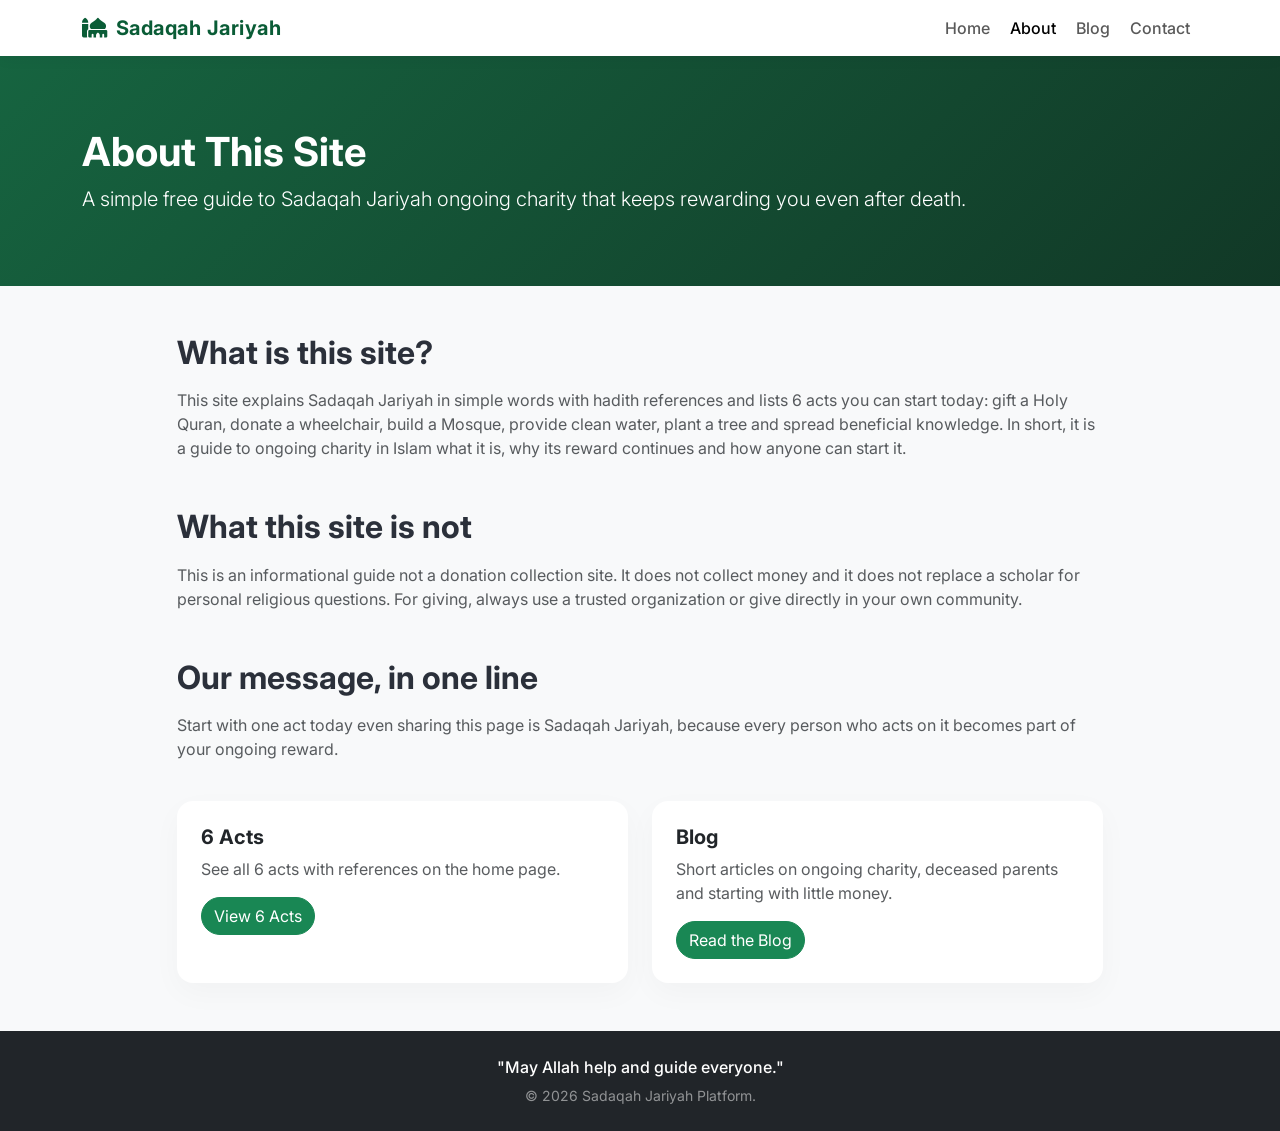
<file: about.html>
<!DOCTYPE html>
<html lang="en">
<head>
    <meta charset="UTF-8">
    <meta name="viewport" content="width=device-width, initial-scale=1.0">
    <meta name="google-site-verification" content="rfWoy1HWtlaCHy5CN8coHj37R3y__MUSgHewu0D3lo8" />
    <meta name="p:domain_verify" content="38b4a01f065a7c1755214fce3450b47c"/>
    <link rel="canonical" href="https://mhassan-dev13.github.io/Earn-Eternal-Rewards-Even-After-Death/about.html">
    <link href="https://cdn.jsdelivr.net/npm/bootstrap@5.3.2/dist/css/bootstrap.min.css" rel="stylesheet">
    <link href="https://cdnjs.cloudflare.com/ajax/libs/font-awesome/6.4.0/css/all.min.css" rel="stylesheet">
    <link href="https://fonts.googleapis.com/css2?family=Inter:wght@300;400;500;600;700&display=swap" rel="stylesheet">
    <title>About | Sadaqah Jariyah: 6 Acts That Earn Rewards Even After Death</title>
    <meta name="description" content="About this Sadaqah Jariyah site: what it is, what it is not and the 6 acts of ongoing charity that earn rewards even after death.">

    <!-- Social sharing (WhatsApp / Facebook preview ke liye) -->
    <meta property="og:title" content="About | Sadaqah Jariyah: 6 Acts That Earn Rewards Even After Death">
    <meta property="og:description" content="About this Sadaqah Jariyah site: what it is, what it is not and the 6 acts of ongoing charity that earn rewards even after death.">
    <meta property="og:type" content="website">
    <meta property="og:url" content="https://mhassan-dev13.github.io/Earn-Eternal-Rewards-Even-After-Death/about.html">
    <link rel="stylesheet" href="style.css">

</head>
<body>

    <nav class="navbar navbar-expand-lg navbar-light sticky-top">
        <div class="container">
            <a class="navbar-brand" href="index.html"><i class="fa-solid fa-mosque me-2"></i>Sadaqah Jariyah</a>
            <button class="navbar-toggler" type="button" data-bs-toggle="collapse" data-bs-target="#navbarNav" aria-controls="navbarNav" aria-expanded="false" aria-label="Toggle navigation">
                <span class="navbar-toggler-icon"></span>
            </button>
            <div class="collapse navbar-collapse" id="navbarNav">
                <ul class="navbar-nav ms-auto gap-lg-1">
                    <li class="nav-item"><a class="nav-link fw-medium" href="index.html">Home</a></li>
                    <li class="nav-item"><a class="nav-link active fw-medium" href="about.html">About</a></li>
                    <li class="nav-item"><a class="nav-link fw-medium" href="blog.html">Blog</a></li>
                    <li class="nav-item"><a class="nav-link fw-medium" href="contact.html">Contact</a></li>
                </ul>
            </div>
        </div>
    </nav>

    <header class="py-5" style="background: linear-gradient(135deg, rgba(10, 92, 54, 0.95), rgba(5, 46, 27, 0.95)); color: white;">
        <div class="container py-4">
            <h1 class="fw-bold">About This Site</h1>
            <p class="lead opacity-90 mb-0">A simple free guide to Sadaqah Jariyah ongoing charity that keeps rewarding you even after death.</p>
        </div>
    </header>

    <main class="container py-5">
        <div class="row justify-content-center"><div class="col-12 col-lg-10">
            <h2 class="fw-bold mb-3">What is this site?</h2>
            <p class="text-muted">This site explains Sadaqah Jariyah in simple words with hadith references and lists 6 acts you can start today: gift a Holy Quran, donate a wheelchair, build a Mosque, provide clean water, plant a tree and spread beneficial knowledge. In short, it is a guide to ongoing charity in Islam what it is, why its reward continues and how anyone can start it.</p>
            <h2 class="fw-bold mb-3 mt-5">What this site is not</h2>
            <p class="text-muted">This is an informational guide not a donation collection site. It does not collect money and it does not replace a scholar for personal religious questions. For giving, always use a trusted organization or give directly in your own community.</p>
            <h2 class="fw-bold mb-3 mt-5">Our message, in one line</h2>
            <p class="text-muted">Start with one act today even sharing this page is Sadaqah Jariyah, because every person who acts on it becomes part of your ongoing reward.</p>
            <div class="row g-4 mt-2">
                <div class="col-12 col-md-6"><div class="card reward-card"><div class="card-body p-4"><h3 class="h5 fw-bold">6 Acts</h3><p class="text-muted">See all 6 acts with references on the home page.</p><a href="index.html#rewards" class="btn btn-success rounded-pill">View 6 Acts</a></div></div></div>
                <div class="col-12 col-md-6"><div class="card reward-card"><div class="card-body p-4"><h3 class="h5 fw-bold">Blog</h3><p class="text-muted">Short articles on ongoing charity, deceased parents and starting with little money.</p><a href="blog.html" class="btn btn-success rounded-pill">Read the Blog</a></div></div></div>
            </div>
        </div></div>
    </main>

    <footer class="bg-dark text-white text-center py-4">
        <div class="container">
            <p class="mb-1 fw-medium">"May Allah help and guide everyone."</p>
            <small class="opacity-50">&copy; 2026 Sadaqah Jariyah Platform.</small>
        </div>
    </footer>

    <script src="https://cdn.jsdelivr.net/npm/bootstrap@5.3.2/dist/js/bootstrap.bundle.min.js"></script>
</body>
</html>
</file>
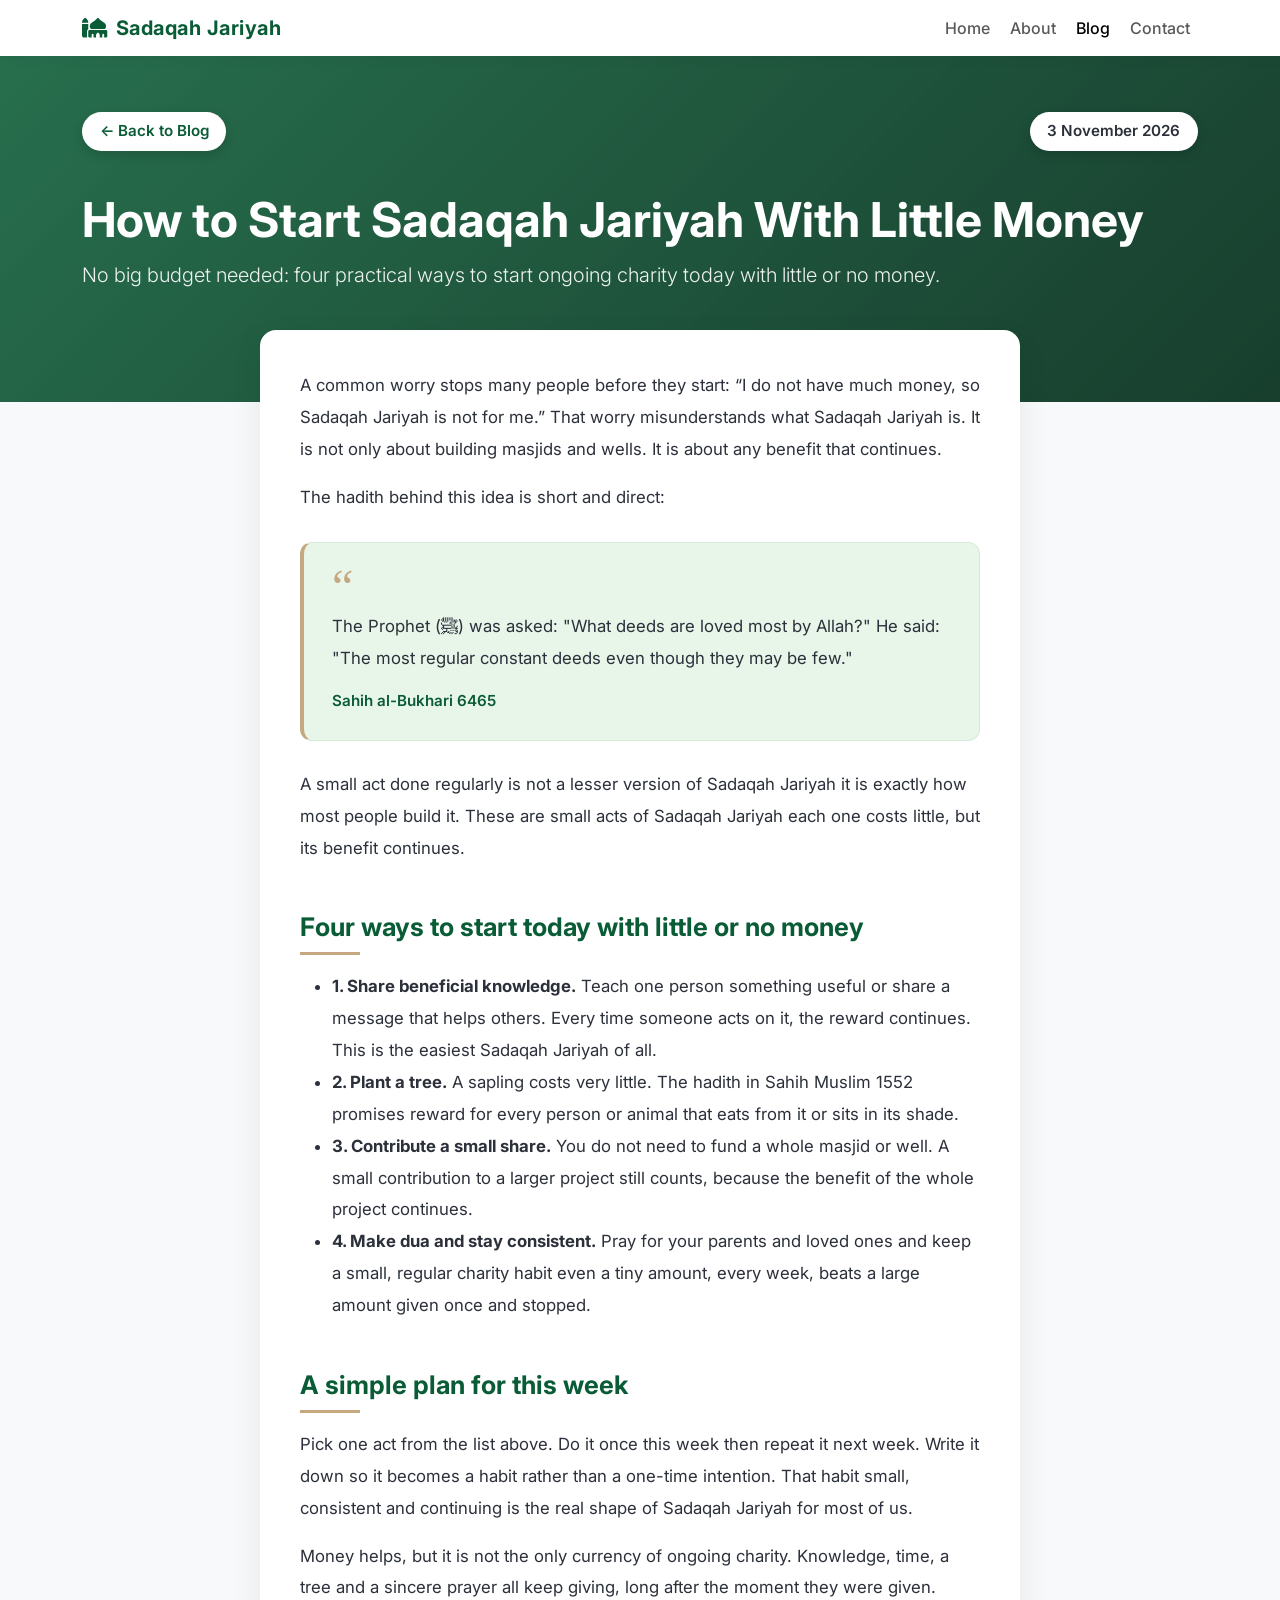
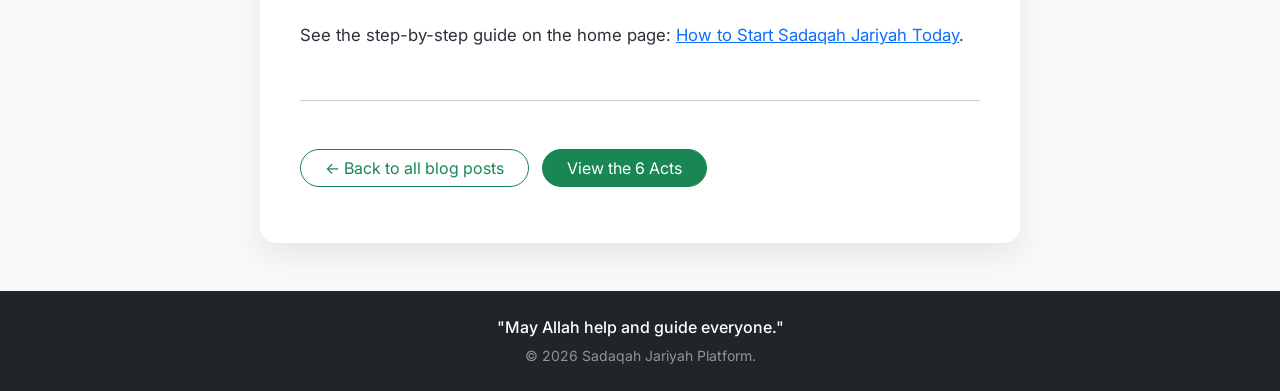
<file: blog-how-to-start-sadaqah-jariyah-little-money.html>
<!DOCTYPE html>
<html lang="en">
<head>
    <meta charset="UTF-8">
    <meta name="viewport" content="width=device-width, initial-scale=1.0">
    <meta name="google-site-verification" content="rfWoy1HWtlaCHy5CN8coHj37R3y__MUSgHewu0D3lo8" />
    <meta name="p:domain_verify" content="38b4a01f065a7c1755214fce3450b47c"/>
    <link rel="canonical" href="https://mhassan-dev13.github.io/Earn-Eternal-Rewards-Even-After-Death/blog-how-to-start-sadaqah-jariyah-little-money.html">
    <link href="https://cdn.jsdelivr.net/npm/bootstrap@5.3.2/dist/css/bootstrap.min.css" rel="stylesheet">
    <link href="https://cdnjs.cloudflare.com/ajax/libs/font-awesome/6.4.0/css/all.min.css" rel="stylesheet">
    <link href="https://fonts.googleapis.com/css2?family=Inter:wght@300;400;500;600;700&display=swap" rel="stylesheet">
    <link rel="stylesheet" href="style.css">
    <title>How to Start Sadaqah Jariyah With Little Money | Sadaqah Jariyah</title>
    <meta name="description" content="How to start Sadaqah Jariyah with little or no money: share knowledge, plant a tree, give a small share and stay consistent with Bukhari 6465.">

    <!-- Social sharing (WhatsApp / Facebook preview ke liye) -->
    <meta property="og:title" content="How to Start Sadaqah Jariyah With Little Money | Sadaqah Jariyah">
    <meta property="og:description" content="How to start Sadaqah Jariyah with little or no money: share knowledge, plant a tree, give a small share and stay consistent with Bukhari 6465.">
    <meta property="og:type" content="website">
    <meta property="og:url" content="https://mhassan-dev13.github.io/Earn-Eternal-Rewards-Even-After-Death/blog-how-to-start-sadaqah-jariyah-little-money.html">

    <script type="application/ld+json">{"@context":"https://schema.org","@type":"BlogPosting","headline":"How to Start Sadaqah Jariyah With Little Money","datePublished":"2026-11-03","author":{"@type":"Organization","name":"Sadaqah Jariyah"},"mainEntityOfPage":"https://mhassan-dev13.github.io/Earn-Eternal-Rewards-Even-After-Death/blog-how-to-start-sadaqah-jariyah-little-money.html"}</script>
</head>
<body>


    <nav class="navbar navbar-expand-lg navbar-light sticky-top">
        <div class="container">
            <a class="navbar-brand" href="index.html"><i class="fa-solid fa-mosque me-2"></i>Sadaqah Jariyah</a>
            <button class="navbar-toggler" type="button" data-bs-toggle="collapse" data-bs-target="#navbarNav" aria-controls="navbarNav" aria-expanded="false" aria-label="Toggle navigation">
                <span class="navbar-toggler-icon"></span>
            </button>
            <div class="collapse navbar-collapse" id="navbarNav">
                <ul class="navbar-nav ms-auto gap-lg-1">
                    <li class="nav-item"><a class="nav-link fw-medium" href="index.html">Home</a></li>
                    <li class="nav-item"><a class="nav-link fw-medium" href="about.html">About</a></li>
                    <li class="nav-item"><a class="nav-link active fw-medium" href="blog.html">Blog</a></li>
                    <li class="nav-item"><a class="nav-link fw-medium" href="contact.html">Contact</a></li>
                </ul>
            </div>
        </div>
    </nav>

    <header class="blog-hero">
        <div class="container">
            <div class="hero-top">
                <a href="blog.html" class="back-pill">&larr; Back to Blog</a>
                <span class="date-chip">3 November 2026</span>
            </div>
            <h1>How to Start Sadaqah Jariyah With Little Money</h1>
            <p class="lead">No big budget needed: four practical ways to start ongoing charity today with little or no money.</p>
        </div>
    </header>

    <main class="container pb-5">
        <div class="row justify-content-center"><div class="col-12 col-lg-8 blog-card">
            <p>A common worry stops many people before they start: “I do not have much money, so Sadaqah Jariyah is not for me.” That worry misunderstands what Sadaqah Jariyah is. It is not only about building masjids and wells. It is about any benefit that continues.</p>
            <p>The hadith behind this idea is short and direct:</p>
            <blockquote class="blog-quote">The Prophet (ﷺ) was asked: "What deeds are loved most by Allah?" He said: "The most regular constant deeds even though they may be few."<cite> Sahih al-Bukhari 6465</cite></blockquote>
            <p>A small act done regularly is not a lesser version of Sadaqah Jariyah it is exactly how most people build it. These are small acts of Sadaqah Jariyah each one costs little, but its benefit continues.</p>
            <h2 class="fw-bold mt-5 mb-3">Four ways to start today with little or no money</h2>
            <ul>
                <li><strong>1. Share beneficial knowledge.</strong> Teach one person something useful or share a message that helps others. Every time someone acts on it, the reward continues. This is the easiest Sadaqah Jariyah of all.</li>
                <li><strong>2. Plant a tree.</strong> A sapling costs very little. The hadith in Sahih Muslim 1552 promises reward for every person or animal that eats from it or sits in its shade.</li>
                <li><strong>3. Contribute a small share.</strong> You do not need to fund a whole masjid or well. A small contribution to a larger project still counts, because the benefit of the whole project continues.</li>
                <li><strong>4. Make dua and stay consistent.</strong> Pray for your parents and loved ones and keep a small, regular charity habit even a tiny amount, every week, beats a large amount given once and stopped.</li>
            </ul>
            <h2 class="fw-bold mt-5 mb-3">A simple plan for this week</h2>
            <p>Pick one act from the list above. Do it once this week then repeat it next week. Write it down so it becomes a habit rather than a one-time intention. That habit small, consistent and continuing is the real shape of Sadaqah Jariyah for most of us.</p>
            <p>Money helps, but it is not the only currency of ongoing charity. Knowledge, time, a tree and a sincere prayer all keep giving, long after the moment they were given.</p>
<p>See the step-by-step guide on the home page: <a href="index.html#start">How to Start Sadaqah Jariyah Today</a>.</p>
            <hr class="my-5">
            <p><a href="blog.html" class="btn btn-outline-success rounded-pill px-4">&larr; Back to all blog posts</a> <a href="index.html#rewards" class="btn btn-success rounded-pill px-4 ms-2">View the 6 Acts</a></p>
        </div></div>
    </main>

    <footer class="bg-dark text-white text-center py-4">
        <div class="container">
            <p class="mb-1 fw-medium">"May Allah help and guide everyone."</p>
            <small class="opacity-50">&copy; 2026 Sadaqah Jariyah Platform.</small>
        </div>
    </footer>

    <div class="toast-container">
        <div id="liveToast" class="toast align-items-center text-white bg-success border-0 shadow" role="alert" aria-live="assertive" aria-atomic="true">
            <div class="d-flex">
                <div class="toast-body">
                    <i class="fa-regular fa-circle-check me-2"></i> Message copied to clipboard successfully!
                </div>
                <button type="button" class="btn-close btn-close-white me-2 m-auto" data-bs-dismiss="toast" aria-label="Close"></button>
            </div>
        </div>
    </div>


    <script src="https://cdn.jsdelivr.net/npm/bootstrap@5.3.2/dist/js/bootstrap.bundle.min.js"></script>
    <script>
        const revealElements = document.querySelectorAll('.reveal');
        const revealOnScroll = new IntersectionObserver((entries, observer) => {
            entries.forEach(entry => { if (entry.isIntersecting) { entry.target.classList.add('active'); observer.unobserve(entry.target); } });
        }, { threshold: 0.12, rootMargin: "0px 0px -50px 0px" });
        revealElements.forEach(element => { revealOnScroll.observe(element); });
    </script>
</body>
</html>
</file>
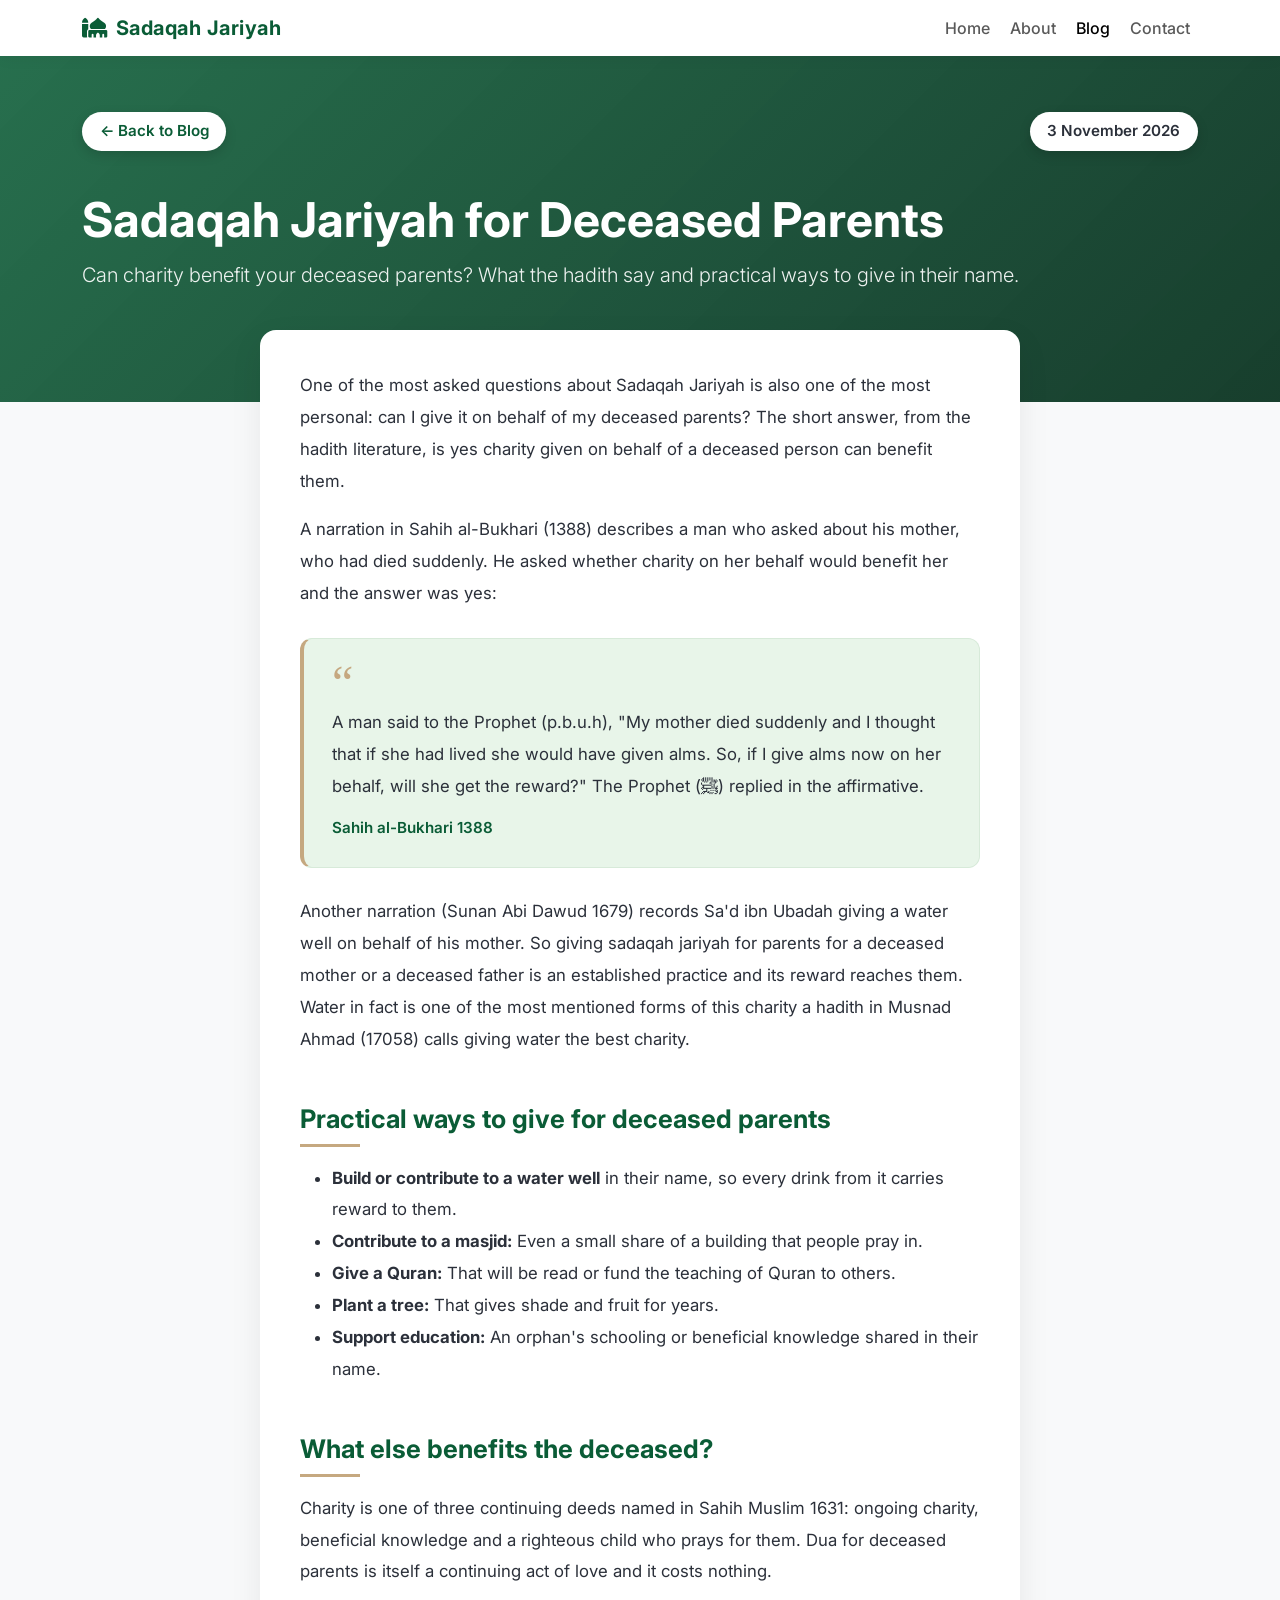
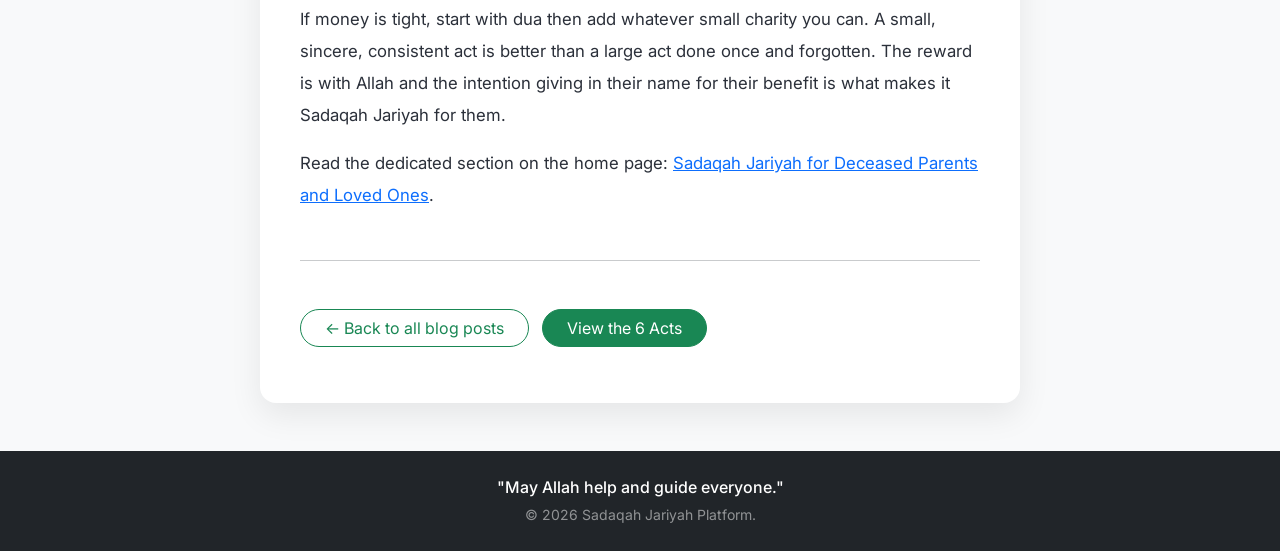
<file: blog-sadaqah-jariyah-for-deceased-parents.html>
<!DOCTYPE html>
<html lang="en">
<head>
    <meta charset="UTF-8">
    <meta name="viewport" content="width=device-width, initial-scale=1.0">
    <meta name="google-site-verification" content="rfWoy1HWtlaCHy5CN8coHj37R3y__MUSgHewu0D3lo8" />
    <meta name="p:domain_verify" content="38b4a01f065a7c1755214fce3450b47c"/>
    <link rel="canonical" href="https://mhassan-dev13.github.io/Earn-Eternal-Rewards-Even-After-Death/blog-sadaqah-jariyah-for-deceased-parents.html">
    <link href="https://cdn.jsdelivr.net/npm/bootstrap@5.3.2/dist/css/bootstrap.min.css" rel="stylesheet">
    <link href="https://cdnjs.cloudflare.com/ajax/libs/font-awesome/6.4.0/css/all.min.css" rel="stylesheet">
    <link href="https://fonts.googleapis.com/css2?family=Inter:wght@300;400;500;600;700&display=swap" rel="stylesheet">
    <link rel="stylesheet" href="style.css">
    <title>Sadaqah Jariyah for Deceased Parents | Sadaqah Jariyah</title>
    <meta name="description" content="Sadaqah Jariyah for deceased parents: how charity on their behalf benefits them with Bukhari 1388 and Abu Dawud 1679 and practical ways to give in their name.">

    <!-- Social sharing (WhatsApp / Facebook preview ke liye) -->
    <meta property="og:title" content="Sadaqah Jariyah for Deceased Parents | Sadaqah Jariyah">
    <meta property="og:description" content="Sadaqah Jariyah for deceased parents: how charity on their behalf benefits them with Bukhari 1388 and Abu Dawud 1679 and practical ways to give in their name.">
    <meta property="og:type" content="website">
    <meta property="og:url" content="https://mhassan-dev13.github.io/Earn-Eternal-Rewards-Even-After-Death/blog-sadaqah-jariyah-for-deceased-parents.html">

    <script type="application/ld+json">{"@context":"https://schema.org","@type":"BlogPosting","headline":"Sadaqah Jariyah for Deceased Parents","datePublished":"2026-11-03","author":{"@type":"Organization","name":"Sadaqah Jariyah"},"mainEntityOfPage":"https://mhassan-dev13.github.io/Earn-Eternal-Rewards-Even-After-Death/blog-sadaqah-jariyah-for-deceased-parents.html"}</script>
</head>
<body>


    <nav class="navbar navbar-expand-lg navbar-light sticky-top">
        <div class="container">
            <a class="navbar-brand" href="index.html"><i class="fa-solid fa-mosque me-2"></i>Sadaqah Jariyah</a>
            <button class="navbar-toggler" type="button" data-bs-toggle="collapse" data-bs-target="#navbarNav" aria-controls="navbarNav" aria-expanded="false" aria-label="Toggle navigation">
                <span class="navbar-toggler-icon"></span>
            </button>
            <div class="collapse navbar-collapse" id="navbarNav">
                <ul class="navbar-nav ms-auto gap-lg-1">
                    <li class="nav-item"><a class="nav-link fw-medium" href="index.html">Home</a></li>
                    <li class="nav-item"><a class="nav-link fw-medium" href="about.html">About</a></li>
                    <li class="nav-item"><a class="nav-link active fw-medium" href="blog.html">Blog</a></li>
                    <li class="nav-item"><a class="nav-link fw-medium" href="contact.html">Contact</a></li>
                </ul>
            </div>
        </div>
    </nav>

    <header class="blog-hero">
        <div class="container">
            <div class="hero-top">
                <a href="blog.html" class="back-pill">&larr; Back to Blog</a>
                <span class="date-chip">3 November 2026</span>
            </div>
            <h1>Sadaqah Jariyah for Deceased Parents</h1>
            <p class="lead">Can charity benefit your deceased parents? What the hadith say and practical ways to give in their name.</p>
        </div>
    </header>

    <main class="container pb-5">
        <div class="row justify-content-center"><div class="col-12 col-lg-8 blog-card">
            <p>One of the most asked questions about Sadaqah Jariyah is also one of the most personal: can I give it on behalf of my deceased parents? The short answer, from the hadith literature, is yes charity given on behalf of a deceased person can benefit them.</p>
            <p>A narration in Sahih al-Bukhari (1388) describes a man who asked about his mother, who had died suddenly. He asked whether charity on her behalf would benefit her and the answer was yes:</p>
            <blockquote class="blog-quote">A man said to the Prophet (p.b.u.h), "My mother died suddenly and I thought that if she had lived she would have given alms. So, if I give alms now on her behalf, will she get the reward?" The Prophet (ﷺ) replied in the affirmative.<cite> Sahih al-Bukhari 1388</cite></blockquote>
            <p>Another narration (Sunan Abi Dawud 1679) records Sa'd ibn Ubadah giving a water well on behalf of his mother. So giving sadaqah jariyah for parents for a deceased mother or a deceased father is an established practice and its reward reaches them. Water in fact is one of the most mentioned forms of this charity a hadith in Musnad Ahmad (17058) calls giving water the best charity.</p>
            <h2 class="fw-bold mt-5 mb-3">Practical ways to give for deceased parents</h2>
            <ul>
                <li><strong>Build or contribute to a water well</strong> in their name, so every drink from it carries reward to them.</li>
                <li><strong>Contribute to a masjid:</strong> Even a small share of a building that people pray in.</li>
                <li><strong>Give a Quran:</strong> That will be read or fund the teaching of Quran to others.</li>
                <li><strong>Plant a tree:</strong> That gives shade and fruit for years.</li>
                <li><strong>Support education:</strong> An orphan's schooling or beneficial knowledge shared in their name.</li>
            </ul>
            <h2 class="fw-bold mt-5 mb-3">What else benefits the deceased?</h2>
            <p>Charity is one of three continuing deeds named in Sahih Muslim 1631: ongoing charity, beneficial knowledge and a righteous child who prays for them. Dua for deceased parents is itself a continuing act of love and it costs nothing.</p>
            <p>If money is tight, start with dua then add whatever small charity you can. A small, sincere, consistent act is better than a large act done once and forgotten. The reward is with Allah and the intention giving in their name for their benefit is what makes it Sadaqah Jariyah for them.</p>
            <p>Read the dedicated section on the home page: <a href="index.html#deceased">Sadaqah Jariyah for Deceased Parents and Loved Ones</a>.</p>
            <hr class="my-5">
            <p><a href="blog.html" class="btn btn-outline-success rounded-pill px-4">&larr; Back to all blog posts</a> <a href="index.html#rewards" class="btn btn-success rounded-pill px-4 ms-2">View the 6 Acts</a></p>
        </div></div>
    </main>

    <footer class="bg-dark text-white text-center py-4">
        <div class="container">
            <p class="mb-1 fw-medium">"May Allah help and guide everyone."</p>
            <small class="opacity-50">&copy; 2026 Sadaqah Jariyah Platform.</small>
        </div>
    </footer>

    <div class="toast-container">
        <div id="liveToast" class="toast align-items-center text-white bg-success border-0 shadow" role="alert" aria-live="assertive" aria-atomic="true">
            <div class="d-flex">
                <div class="toast-body">
                    <i class="fa-regular fa-circle-check me-2"></i> Message copied to clipboard successfully!
                </div>
                <button type="button" class="btn-close btn-close-white me-2 m-auto" data-bs-dismiss="toast" aria-label="Close"></button>
            </div>
        </div>
    </div>


    <script src="https://cdn.jsdelivr.net/npm/bootstrap@5.3.2/dist/js/bootstrap.bundle.min.js"></script>
    <script>
        const revealElements = document.querySelectorAll('.reveal');
        const revealOnScroll = new IntersectionObserver((entries, observer) => {
            entries.forEach(entry => { if (entry.isIntersecting) { entry.target.classList.add('active'); observer.unobserve(entry.target); } });
        }, { threshold: 0.12, rootMargin: "0px 0px -50px 0px" });
        revealElements.forEach(element => { revealOnScroll.observe(element); });
    </script>
</body>
</html>
</file>
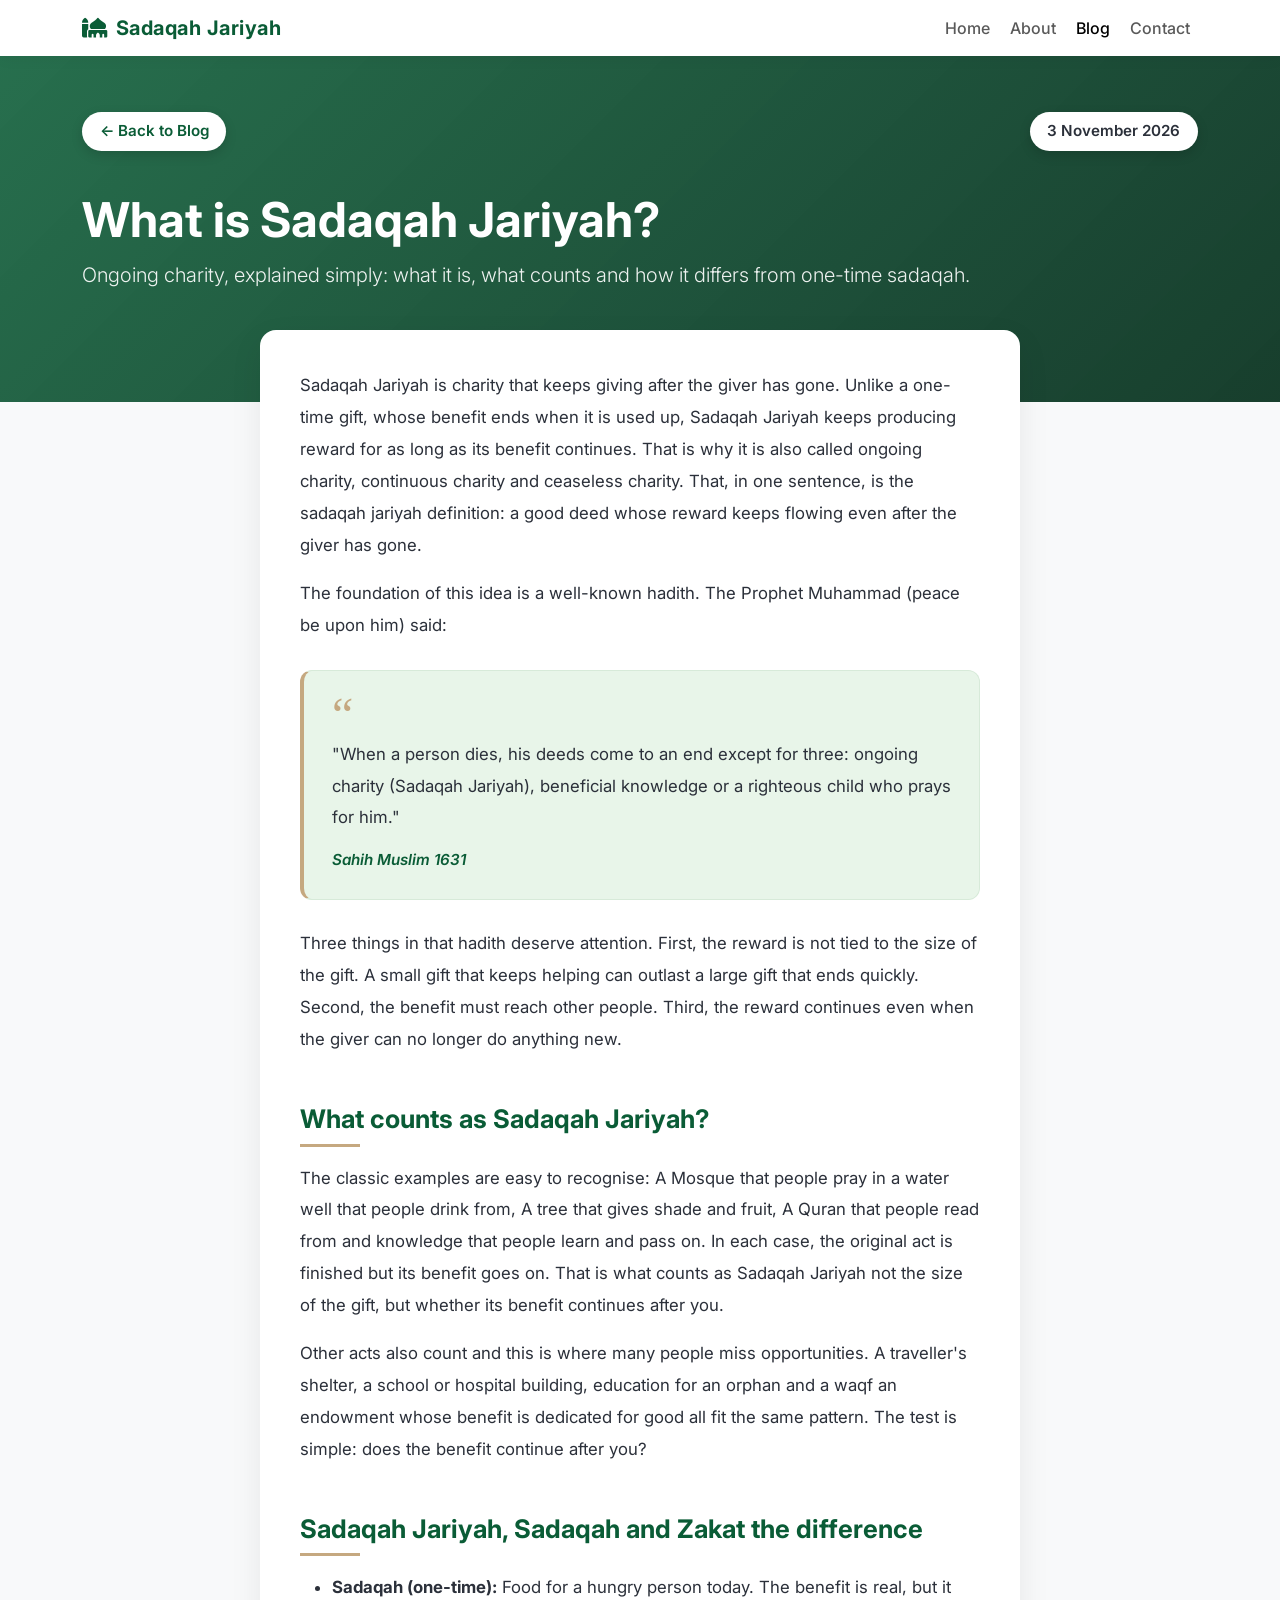
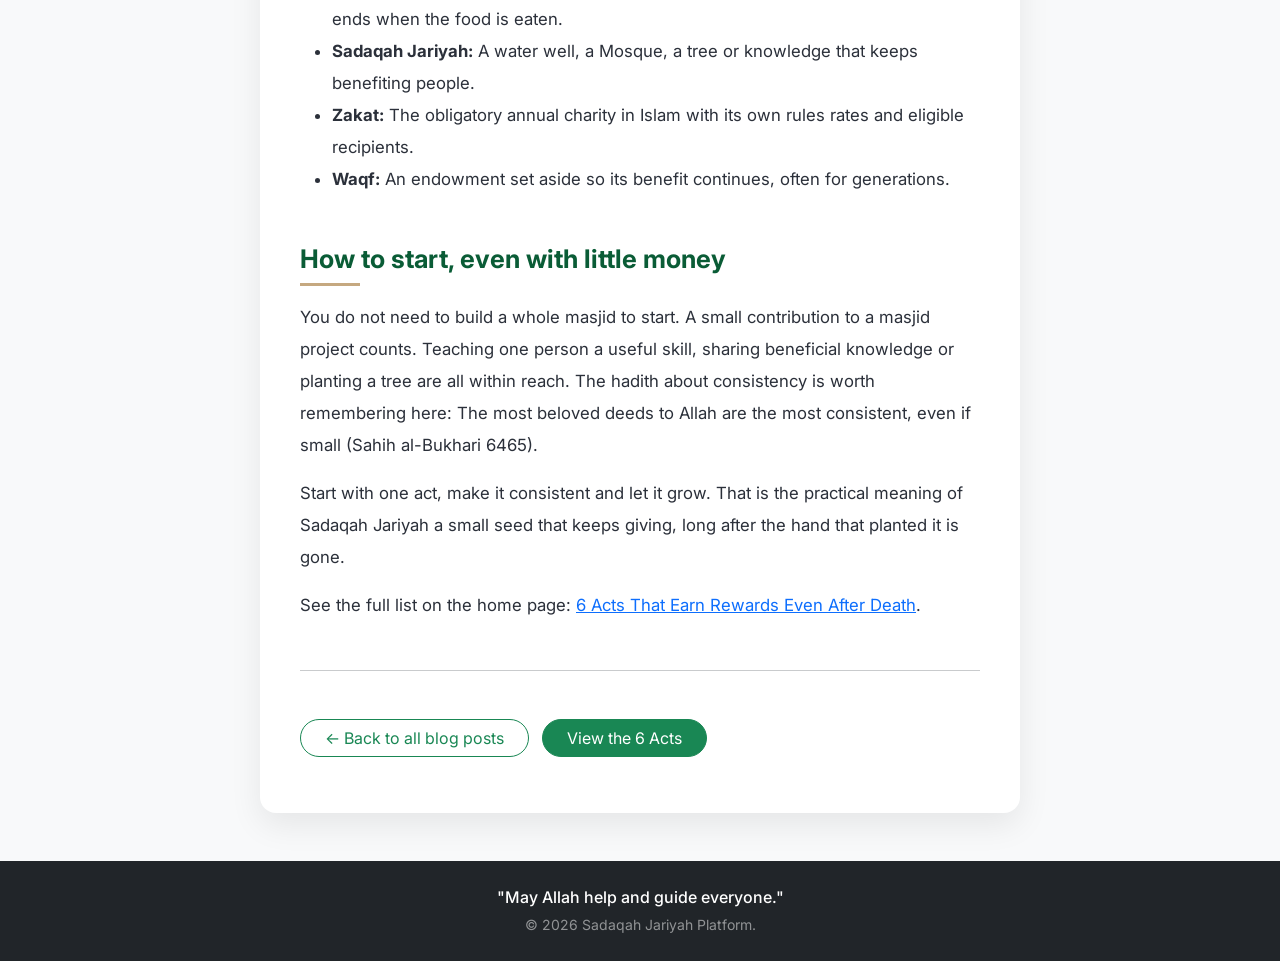
<file: blog-what-is-sadaqah-jariyah.html>
<!DOCTYPE html>
<html lang="en">
<head>
    <meta charset="UTF-8">
    <meta name="viewport" content="width=device-width, initial-scale=1.0">
    <meta name="google-site-verification" content="rfWoy1HWtlaCHy5CN8coHj37R3y__MUSgHewu0D3lo8" />
    <meta name="p:domain_verify" content="38b4a01f065a7c1755214fce3450b47c"/>
    <link rel="canonical" href="https://mhassan-dev13.github.io/Earn-Eternal-Rewards-Even-After-Death/blog-what-is-sadaqah-jariyah.html">
    <link href="https://cdn.jsdelivr.net/npm/bootstrap@5.3.2/dist/css/bootstrap.min.css" rel="stylesheet">
    <link href="https://cdnjs.cloudflare.com/ajax/libs/font-awesome/6.4.0/css/all.min.css" rel="stylesheet">
    <link href="https://fonts.googleapis.com/css2?family=Inter:wght@300;400;500;600;700&display=swap" rel="stylesheet">
    <link rel="stylesheet" href="style.css">
    <title>What is Sadaqah Jariyah? Ongoing Charity Explained | Sadaqah Jariyah</title>
    <meta name="description" content="What is Sadaqah Jariyah? Ongoing charity explained: the hadith of Sahih Muslim 1631, examples and how it differs from one-time sadaqah, zakat and waqf.">

    <!-- Social sharing (WhatsApp / Facebook preview ke liye) -->
    <meta property="og:title" content="What is Sadaqah Jariyah? Ongoing Charity Explained | Sadaqah Jariyah">
    <meta property="og:description" content="What is Sadaqah Jariyah? Ongoing charity explained: the hadith of Sahih Muslim 1631, examples and how it differs from one-time sadaqah, zakat and waqf.">
    <meta property="og:type" content="website">
    <meta property="og:url" content="https://mhassan-dev13.github.io/Earn-Eternal-Rewards-Even-After-Death/blog-what-is-sadaqah-jariyah.html">

    <script type="application/ld+json">{"@context":"https://schema.org","@type":"BlogPosting","headline":"What is Sadaqah Jariyah?","datePublished":"2026-11-03","author":{"@type":"Organization","name":"Sadaqah Jariyah"},"mainEntityOfPage":"https://mhassan-dev13.github.io/Earn-Eternal-Rewards-Even-After-Death/blog-what-is-sadaqah-jariyah.html"}</script>
</head>
<body>


    <nav class="navbar navbar-expand-lg navbar-light sticky-top">
        <div class="container">
            <a class="navbar-brand" href="index.html"><i class="fa-solid fa-mosque me-2"></i>Sadaqah Jariyah</a>
            <button class="navbar-toggler" type="button" data-bs-toggle="collapse" data-bs-target="#navbarNav" aria-controls="navbarNav" aria-expanded="false" aria-label="Toggle navigation">
                <span class="navbar-toggler-icon"></span>
            </button>
            <div class="collapse navbar-collapse" id="navbarNav">
                <ul class="navbar-nav ms-auto gap-lg-1">
                    <li class="nav-item"><a class="nav-link fw-medium" href="index.html">Home</a></li>
                    <li class="nav-item"><a class="nav-link fw-medium" href="about.html">About</a></li>
                    <li class="nav-item"><a class="nav-link active fw-medium" href="blog.html">Blog</a></li>
                    <li class="nav-item"><a class="nav-link fw-medium" href="contact.html">Contact</a></li>
                </ul>
            </div>
        </div>
    </nav>

    <header class="blog-hero">
        <div class="container">
            <div class="hero-top">
                <a href="blog.html" class="back-pill">&larr; Back to Blog</a>
                <span class="date-chip">3 November 2026</span>
            </div>
            <h1>What is Sadaqah Jariyah?</h1>
            <p class="lead">Ongoing charity, explained simply: what it is, what counts and how it differs from one-time sadaqah.</p>
        </div>
    </header>

    <main class="container pb-5">
        <div class="row justify-content-center"><div class="col-12 col-lg-8 blog-card">
            <p>Sadaqah Jariyah is charity that keeps giving after the giver has gone. Unlike a one-time gift, whose benefit ends when it is used up, Sadaqah Jariyah keeps producing reward for as long as its benefit continues. That is why it is also called ongoing charity, continuous charity and ceaseless charity. That, in one sentence, is the sadaqah jariyah definition: a good deed whose reward keeps flowing even after the giver has gone.</p>
            <p>The foundation of this idea is a well-known hadith. The Prophet Muhammad (peace be upon him) said:</p>
            <blockquote class="blog-quote">"When a person dies, his deeds come to an end except for three: ongoing charity (Sadaqah Jariyah), beneficial knowledge or a righteous child who prays for him."<cite> <i>Sahih Muslim 1631</i></cite></blockquote>
            <p>Three things in that hadith deserve attention. First, the reward is not tied to the size of the gift. A small gift that keeps helping can outlast a large gift that ends quickly. Second, the benefit must reach other people. Third, the reward continues even when the giver can no longer do anything new.</p>
            <h2 class="fw-bold mt-5 mb-3">What counts as Sadaqah Jariyah?</h2>
            <p>The classic examples are easy to recognise: A Mosque that people pray in a water well that people drink from, A tree that gives shade and fruit, A Quran that people read from and knowledge that people learn and pass on. In each case, the original act is finished but its benefit goes on. That is what counts as Sadaqah Jariyah not the size of the gift, but whether its benefit continues after you.</p>
            <p>Other acts also count and this is where many people miss opportunities. A traveller's shelter, a school or hospital building, education for an orphan and a waqf an endowment whose benefit is dedicated for good all fit the same pattern. The test is simple: does the benefit continue after you?</p>
            <h2 class="fw-bold mt-5 mb-3">Sadaqah Jariyah, Sadaqah and Zakat the difference</h2>
            <ul>
                <li><strong>Sadaqah (one-time):</strong> Food for a hungry person today. The benefit is real, but it ends when the food is eaten.</li>
                <li><strong>Sadaqah Jariyah:</strong> A water well, a Mosque, a tree or knowledge that keeps benefiting people.</li>
                <li><strong>Zakat:</strong> The obligatory annual charity in Islam with its own rules rates and eligible recipients.</li>
                <li><strong>Waqf:</strong> An endowment set aside so its benefit continues, often for generations.</li>
            </ul>
            <h2 class="fw-bold mt-5 mb-3">How to start, even with little money</h2>
            <p>You do not need to build a whole masjid to start. A small contribution to a masjid project counts. Teaching one person a useful skill, sharing beneficial knowledge or planting a tree are all within reach. The hadith about consistency is worth remembering here: The most beloved deeds to Allah are the most consistent, even if small (Sahih al-Bukhari 6465).</p>
            <p>Start with one act, make it consistent and let it grow. That is the practical meaning of Sadaqah Jariyah a small seed that keeps giving, long after the hand that planted it is gone.</p>
            <p>See the full list on the home page: <a href="index.html#rewards">6 Acts That Earn Rewards Even After Death</a>.</p>
            <hr class="my-5">
            <p><a href="blog.html" class="btn btn-outline-success rounded-pill px-4">&larr; Back to all blog posts</a> <a href="index.html#rewards" class="btn btn-success rounded-pill px-4 ms-2">View the 6 Acts</a></p>
        </div></div>
    </main>

    <footer class="bg-dark text-white text-center py-4">
        <div class="container">
            <p class="mb-1 fw-medium">"May Allah help and guide everyone."</p>
            <small class="opacity-50">&copy; 2026 Sadaqah Jariyah Platform.</small>
        </div>
    </footer>

    <div class="toast-container">
        <div id="liveToast" class="toast align-items-center text-white bg-success border-0 shadow" role="alert" aria-live="assertive" aria-atomic="true">
            <div class="d-flex">
                <div class="toast-body">
                    <i class="fa-regular fa-circle-check me-2"></i> Message copied to clipboard successfully!
                </div>
                <button type="button" class="btn-close btn-close-white me-2 m-auto" data-bs-dismiss="toast" aria-label="Close"></button>
            </div>
        </div>
    </div>


    <script src="https://cdn.jsdelivr.net/npm/bootstrap@5.3.2/dist/js/bootstrap.bundle.min.js"></script>
    <script>
        const revealElements = document.querySelectorAll('.reveal');
        const revealOnScroll = new IntersectionObserver((entries, observer) => {
            entries.forEach(entry => { if (entry.isIntersecting) { entry.target.classList.add('active'); observer.unobserve(entry.target); } });
        }, { threshold: 0.12, rootMargin: "0px 0px -50px 0px" });
        revealElements.forEach(element => { revealOnScroll.observe(element); });
    </script>
</body>
</html>
</file>
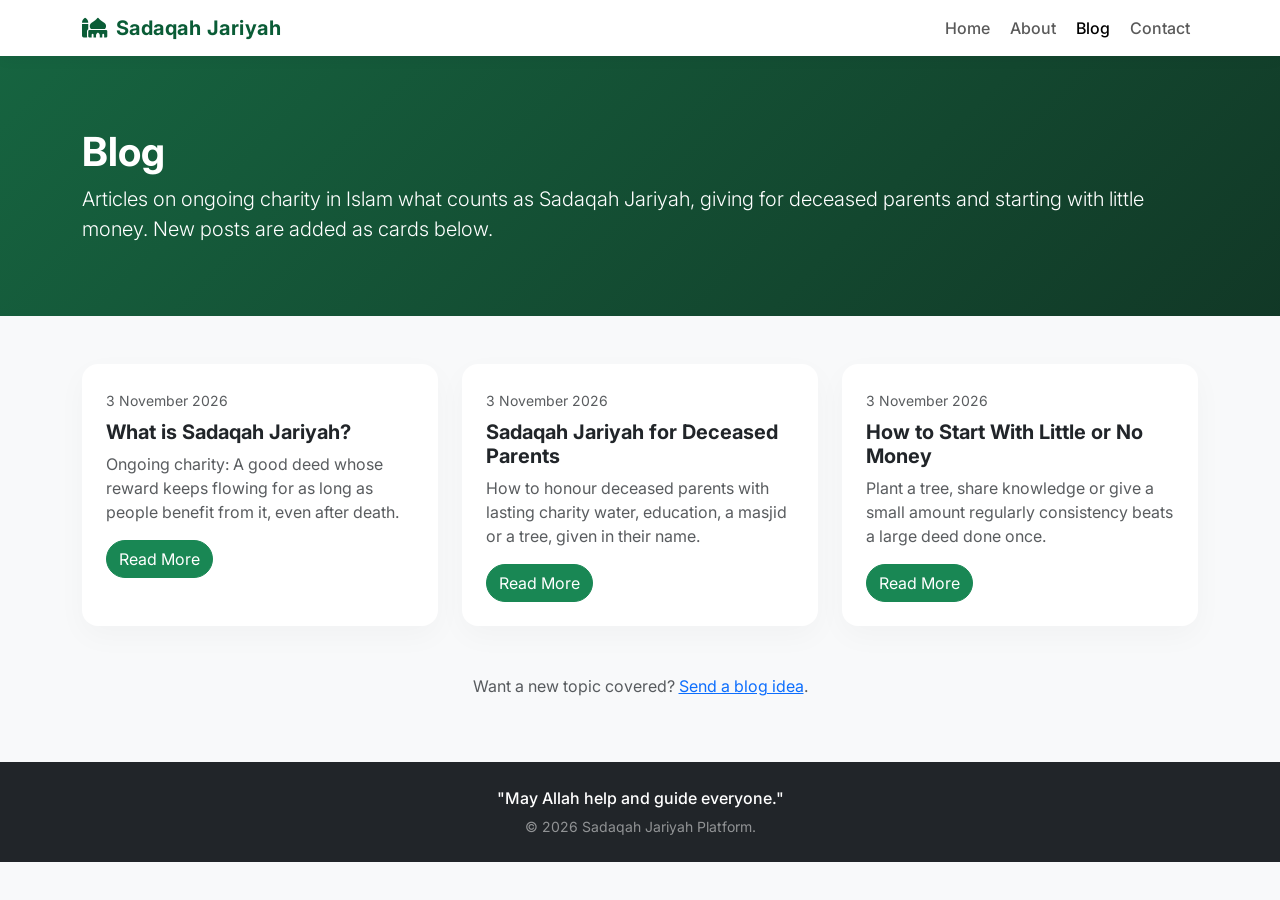
<file: blog.html>
<!DOCTYPE html>
<html lang="en">
<head>
    <meta charset="UTF-8">
    <meta name="viewport" content="width=device-width, initial-scale=1.0">
    <meta name="google-site-verification" content="rfWoy1HWtlaCHy5CN8coHj37R3y__MUSgHewu0D3lo8" />
    <meta name="p:domain_verify" content="38b4a01f065a7c1755214fce3450b47c"/>
    <link rel="canonical" href="https://mhassan-dev13.github.io/Earn-Eternal-Rewards-Even-After-Death/blog.html">
    <link href="https://cdn.jsdelivr.net/npm/bootstrap@5.3.2/dist/css/bootstrap.min.css" rel="stylesheet">
    <link href="https://cdnjs.cloudflare.com/ajax/libs/font-awesome/6.4.0/css/all.min.css" rel="stylesheet">
    <link href="https://fonts.googleapis.com/css2?family=Inter:wght@300;400;500;600;700&display=swap" rel="stylesheet">
    <title>Blog | Sadaqah Jariyah: Ongoing Charity Articles</title>
    <meta name="description" content="Blog: short articles on Sadaqah Jariyah, ongoing charity, sadaqah jariyah for deceased parents and how to start with little money.">

    <!-- Social sharing (WhatsApp / Facebook preview ke liye) -->
    <meta property="og:title" content="Blog | Sadaqah Jariyah: Ongoing Charity Articles">
    <meta property="og:description" content="Blog: short articles on Sadaqah Jariyah, ongoing charity, sadaqah jariyah for deceased parents and how to start with little money.">
    <meta property="og:type" content="website">
    <meta property="og:url" content="https://mhassan-dev13.github.io/Earn-Eternal-Rewards-Even-After-Death/">
    <link rel="stylesheet" href="style.css">
</head>
<body>

    <nav class="navbar navbar-expand-lg navbar-light sticky-top">
        <div class="container">
            <a class="navbar-brand" href="index.html"><i class="fa-solid fa-mosque me-2"></i>Sadaqah Jariyah</a>
            <button class="navbar-toggler" type="button" data-bs-toggle="collapse" data-bs-target="#navbarNav" aria-controls="navbarNav" aria-expanded="false" aria-label="Toggle navigation">
                <span class="navbar-toggler-icon"></span>
            </button>
            <div class="collapse navbar-collapse" id="navbarNav">
                <ul class="navbar-nav ms-auto gap-lg-1">
                    <li class="nav-item"><a class="nav-link fw-medium" href="index.html">Home</a></li>
                    <li class="nav-item"><a class="nav-link fw-medium" href="about.html">About</a></li>
                    <li class="nav-item"><a class="nav-link active fw-medium" href="blog.html">Blog</a></li>
                    <li class="nav-item"><a class="nav-link fw-medium" href="contact.html">Contact</a></li>
                </ul>
            </div>
        </div>
    </nav>

    <header class="py-5" style="background: linear-gradient(135deg, rgba(10, 92, 54, 0.95), rgba(5, 46, 27, 0.95)); color: white;">
        <div class="container py-4">
            <h1 class="fw-bold">Blog</h1>
            <p class="lead opacity-90 mb-0">Articles on ongoing charity in Islam what counts as Sadaqah Jariyah, giving for deceased parents and starting with little money. New posts are added as cards below.</p>
        </div>
    </header>

    <!-- HOW TO ADD A NEW BLOG POST: Copy one whole <div class="col-12 col-md-6 col-lg-4"> card below, paste it at the top of the row, then change the image, title, date, text, and link. No other file needs to change. For a full-length post, create a new file like blog-post-title.html using about.html as a template, and link its card to that file. -->
    <main class="container py-5">
        <div class="row g-4 justify-content-center">
            <div class="col-12 col-md-6 col-lg-4 reveal">
                <div class="card reward-card"><div class="card-body p-4">
                    <small class="text-muted">3 November 2026</small>
                    <h4 class="h5 fw-bold mt-2">What is Sadaqah Jariyah?</h4>
                    <p class="text-muted">Ongoing charity: A good deed whose reward keeps flowing for as long as people benefit from it, even after death.</p>
                    <a href="blog-what-is-sadaqah-jariyah.html" class="btn btn-success rounded-pill">Read More</a>
                </div></div>
            </div>
            <div class="col-12 col-md-6 col-lg-4 reveal">
                <div class="card reward-card"><div class="card-body p-4">
                    <small class="text-muted">3 November 2026</small>
                    <h4 class="h5 fw-bold mt-2">Sadaqah Jariyah for Deceased Parents</h4>
                    <p class="text-muted">How to honour deceased parents with lasting charity water, education, a masjid or a tree, given in their name.</p>
                    <a href="blog-sadaqah-jariyah-for-deceased-parents.html" class="btn btn-success rounded-pill">Read More</a>
                </div></div>
            </div>
            <div class="col-12 col-md-6 col-lg-4 reveal">
                <div class="card reward-card"><div class="card-body p-4">
                    <small class="text-muted">3 November 2026</small>
                    <h4 class="h5 fw-bold mt-2">How to Start With Little or No Money</h4>
                    <p class="text-muted">Plant a tree, share knowledge or give a small amount regularly consistency beats a large deed done once.</p>
                    <a href="blog-how-to-start-sadaqah-jariyah-little-money.html" class="btn btn-success rounded-pill">Read More</a>
                </div></div>
            </div>
        </div>
        <p class="text-muted text-center mt-5">Want a new topic covered? <a href="contact.html">Send a blog idea</a>.</p>
    </main>

    <footer class="bg-dark text-white text-center py-4">
        <div class="container">
            <p class="mb-1 fw-medium">"May Allah help and guide everyone."</p>
            <small class="opacity-50">&copy; 2026 Sadaqah Jariyah Platform.</small>
        </div>
    </footer>

    <div class="toast-container">
        <div id="liveToast" class="toast align-items-center text-white bg-success border-0 shadow" role="alert" aria-live="assertive" aria-atomic="true">
            <div class="d-flex">
                <div class="toast-body">
                    <i class="fa-regular fa-circle-check me-2"></i> Message copied to clipboard successfully!
                </div>
                <button type="button" class="btn-close btn-close-white me-2 m-auto" data-bs-dismiss="toast" aria-label="Close"></button>
            </div>
        </div>
    </div>


    <script src="https://cdn.jsdelivr.net/npm/bootstrap@5.3.2/dist/js/bootstrap.bundle.min.js"></script>
    <script>
        const revealElements = document.querySelectorAll('.reveal');
        const revealOnScroll = new IntersectionObserver((entries, observer) => {
            entries.forEach(entry => { if (entry.isIntersecting) { entry.target.classList.add('active'); observer.unobserve(entry.target); } });
        }, { threshold: 0.12, rootMargin: "0px 0px -50px 0px" });
        revealElements.forEach(element => { revealOnScroll.observe(element); });
    </script>
</body>
</html>
</file>
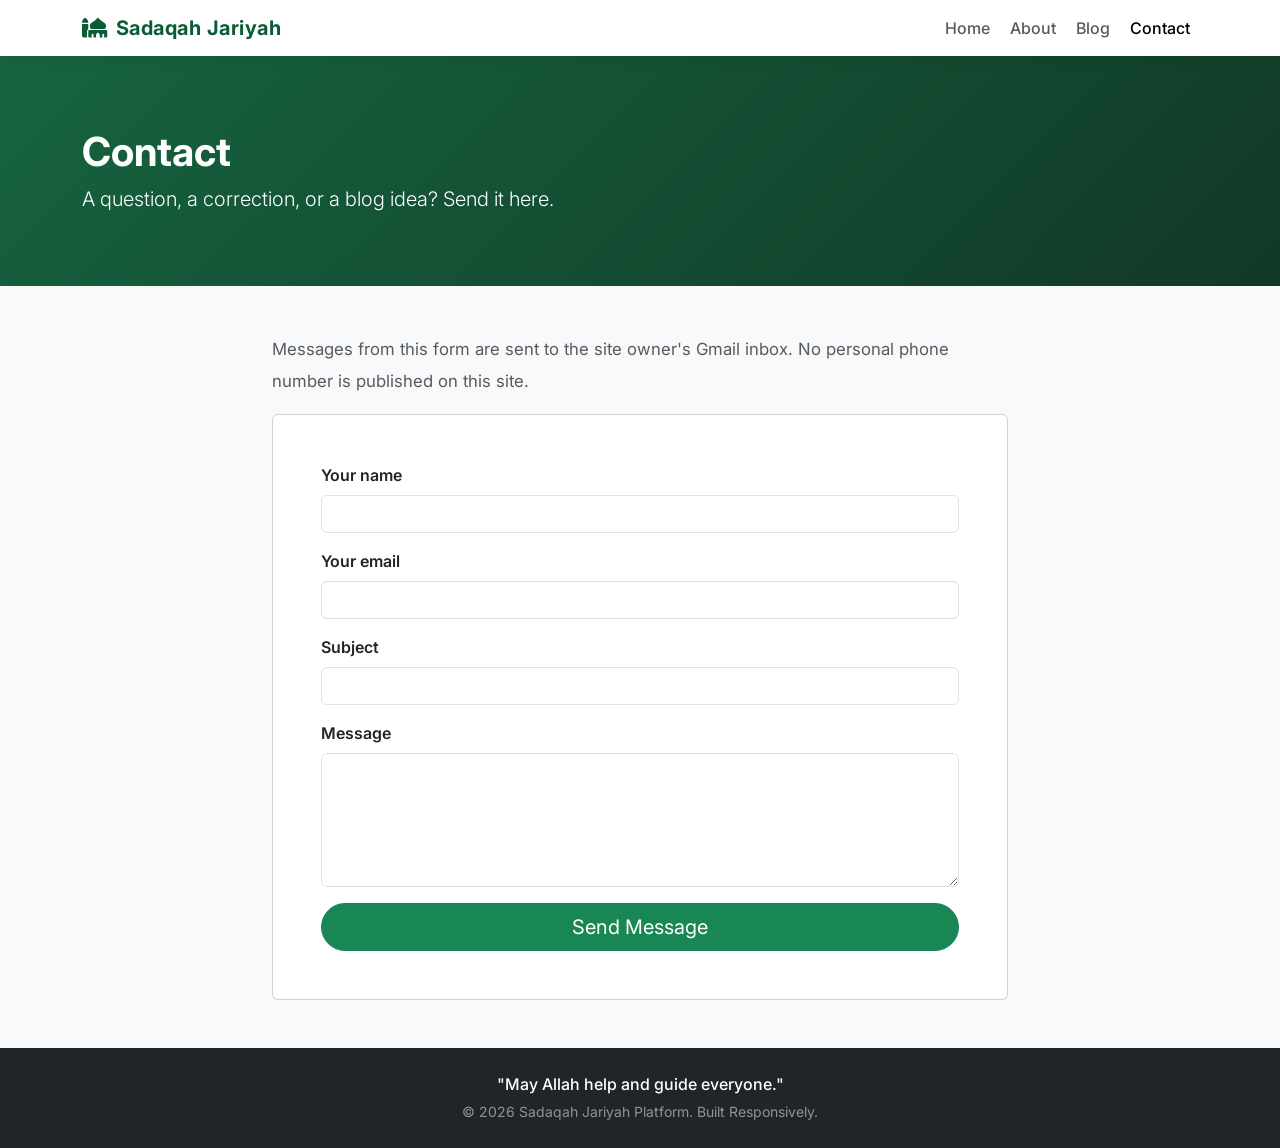
<file: contact.html>
<!DOCTYPE html>
<html lang="en">
<head>
    <meta charset="UTF-8">
    <meta name="viewport" content="width=device-width, initial-scale=1.0">
    <meta name="google-site-verification" content="rfWoy1HWtlaCHy5CN8coHj37R3y__MUSgHewu0D3lo8" />    
    <meta name="p:domain_verify" content="38b4a01f065a7c1755214fce3450b47c"/>
    <link rel="canonical" href="https://mhassan-dev13.github.io/Earn-Eternal-Rewards-Even-After-Death/contact.html">
    <link href="https://cdn.jsdelivr.net/npm/bootstrap@5.3.2/dist/css/bootstrap.min.css" rel="stylesheet">
    <link href="https://cdnjs.cloudflare.com/ajax/libs/font-awesome/6.4.0/css/all.min.css" rel="stylesheet">
    <link href="https://fonts.googleapis.com/css2?family=Inter:wght@300;400;500;600;700&display=swap" rel="stylesheet">
    <title>Contact | Sadaqah Jariyah</title>
    <meta name="description" content="Contact the Sadaqah Jariyah site: send a question, a correction, or a suggestion for a new blog post.">

    <!-- Social sharing (WhatsApp / Facebook preview ke liye) -->
    <meta property="og:title" content="Contact | Sadaqah Jariyah">
    <meta property="og:description" content="Contact the Sadaqah Jariyah site: send a question, a correction, or a suggestion for a new blog post.">
    <meta property="og:type" content="website">
    <meta property="og:url" content="https://mhassan-dev13.github.io/Earn-Eternal-Rewards-Even-After-Death/">
    <link rel="stylesheet" href="style.css">
</head>
<body>

    <nav class="navbar navbar-expand-lg navbar-light sticky-top">
        <div class="container">
            <a class="navbar-brand" href="index.html"><i class="fa-solid fa-mosque me-2"></i>Sadaqah Jariyah</a>
            <button class="navbar-toggler" type="button" data-bs-toggle="collapse" data-bs-target="#navbarNav" aria-controls="navbarNav" aria-expanded="false" aria-label="Toggle navigation">
                <span class="navbar-toggler-icon"></span>
            </button>
            <div class="collapse navbar-collapse" id="navbarNav">
                <ul class="navbar-nav ms-auto gap-lg-1">
                    <li class="nav-item"><a class="nav-link fw-medium" href="index.html">Home</a></li>
                    <li class="nav-item"><a class="nav-link fw-medium" href="about.html">About</a></li>
                    <li class="nav-item"><a class="nav-link fw-medium" href="blog.html">Blog</a></li>
                    <li class="nav-item"><a class="nav-link active fw-medium" href="contact.html">Contact</a></li>
                </ul>
            </div>
        </div>
    </nav>

    <header class="py-5" style="background: linear-gradient(135deg, rgba(10, 92, 54, 0.95), rgba(5, 46, 27, 0.95)); color: white;">
        <div class="container py-4">
            <h1 class="fw-bold">Contact</h1>
            <p class="lead opacity-90 mb-0">A question, a correction, or a blog idea? Send it here.</p>
        </div>
    </header>

    <!-- CONTACT FORM: Sends to ig54itachi@gmail.com via FormSubmit. First submission needs a one-time activation email confirmation to that inbox. -->
    <main class="container py-5">
        <div class="row justify-content-center"><div class="col-12 col-lg-8">
            <p class="text-muted">Messages from this form are sent to the site owner's Gmail inbox. No personal phone number is published on this site.</p>
            <div id="sentMsg" class="alert alert-success d-none" role="alert">Thank you! Your message has been sent. We will reply to the email address you provided.</div>
            <form action="https://formsubmit.co/ig54itachi@gmail.com" method="POST" class="card contact-card p-4 p-md-5">
                <input type="hidden" name="_subject" value="New message from Sadaqah Jariyah site">
                <input type="hidden" name="_template" value="table">
                <input type="hidden" name="_captcha" value="false">
                <input type="hidden" name="_next" value="https://mhassan-dev13.github.io/Earn-Eternal-Rewards-Even-After-Death/contact.html?sent=1">
                <div class="mb-3"><label class="form-label fw-semibold" for="cname">Your name</label><input class="form-control" id="cname" name="name" type="text" required></div>
                <div class="mb-3"><label class="form-label fw-semibold" for="cemail">Your email</label><input class="form-control" id="cemail" name="email" type="email" required></div>
                <div class="mb-3"><label class="form-label fw-semibold" for="csubject">Subject</label><input class="form-control" id="csubject" name="subject" type="text"></div>
                <div class="mb-3"><label class="form-label fw-semibold" for="cmsg">Message</label><textarea class="form-control" id="cmsg" name="message" rows="5" required></textarea></div>
                <button class="btn btn-success btn-lg rounded-pill px-4" type="submit">Send Message</button>
            </form>
        </div></div>
    </main>

    <footer class="bg-dark text-white text-center py-4">
        <div class="container">
            <p class="mb-1 fw-medium">"May Allah help and guide everyone."</p>
            <small class="opacity-50">&copy; 2026 Sadaqah Jariyah Platform. Built Responsively.</small>
        </div>
    </footer>

    <div class="toast-container">
        <div id="liveToast" class="toast align-items-center text-white bg-success border-0 shadow" role="alert" aria-live="assertive" aria-atomic="true">
            <div class="d-flex">
                <div class="toast-body">
                    <i class="fa-regular fa-circle-check me-2"></i> Message copied to clipboard successfully!
                </div>
                <button type="button" class="btn-close btn-close-white me-2 m-auto" data-bs-dismiss="toast" aria-label="Close"></button>
            </div>
        </div>
    </div>



    <script src="https://cdn.jsdelivr.net/npm/bootstrap@5.3.2/dist/js/bootstrap.bundle.min.js"></script>
    <script>
        const revealElements = document.querySelectorAll('.reveal');
        const revealOnScroll = new IntersectionObserver((entries, observer) => {
            entries.forEach(entry => { if (entry.isIntersecting) { entry.target.classList.add('active'); observer.unobserve(entry.target); } });
        }, { threshold: 0.12, rootMargin: "0px 0px -50px 0px" });
        revealElements.forEach(element => { revealOnScroll.observe(element); });
    </script>
    <script>
        if (new URLSearchParams(window.location.search).get('sent') === '1') {
            var el = document.getElementById('sentMsg');
            if (el) el.classList.remove('d-none');
        }
    </script>
</body>
</html>
</file>
<file: style.css>
:root {
    --primary-green: #0A5C36;
    --light-green: #E8F5E9;
    --accent-gold: #C5A880;
    --dark-text: #2B303A;
    --light-bg: #F8F9FA;
}

body {
    font-family: 'Inter', sans-serif;
    color: var(--dark-text);
    background-color: var(--light-bg);
    overflow-x: hidden;
}

/* Sticky navbar ke neeche anchor headings chhupne se bachane ke liye */
header[id], section[id], main[id] {
    scroll-margin-top: 76px;
}

/* Navbar Styling */
.navbar {
    background-color: rgba(255, 255, 255, 0.95);
    backdrop-filter: blur(10px);
    box-shadow: 0 2px 15px rgba(0,0,0,0.05);
    transition: all 0.3s ease;
}
.navbar-brand {
    font-weight: 700;
    color: var(--primary-green) !important;
    letter-spacing: 0.5px;
}

/* Hero Section */
.hero-section {
    background: linear-gradient(135deg, rgba(10, 92, 54, 0.9), rgba(5, 46, 27, 0.95)),
                url('https://images.pexels.com/photos/36513378/pexels-photo-36513378/free-photo-of-coran-abierto-con-rosarios-en-una-mezquita.jpeg?auto=compress&cs=tinysrgb&w=1920') no-repeat center center/cover;
    min-height: 80vh;
    display: flex;
    align-items: center;
    color: white;
    position: relative;
}
.hero-title {
    font-weight: 700;
    font-size: 3.5rem;
    margin-bottom: 1.5rem;
}
@media (max-width: 768px) {
    .hero-title { font-size: 2.3rem; }
}

/* Card Custom Styling */
.reward-card {
    background: #ffffff;
    border: none;
    border-radius: 16px;
    overflow: hidden;
    box-shadow: 0 10px 30px rgba(0, 0, 0, 0.03);
    transition: transform 0.4s cubic-bezier(0.175, 0.885, 0.32, 1.275), box-shadow 0.4s ease;
    height: 100%;
}
.reward-card:hover {
    transform: translateY(-10px);
    box-shadow: 0 20px 40px rgba(10, 92, 54, 0.12);
}
.card-img-wrapper {
    position: relative;
    height: 220px;
    overflow: hidden;
}
.card-img-top {
    object-fit: cover;
    height: 100%;
    width: 100%;
    transition: transform 0.5s ease;
}
.reward-card:hover .card-img-top {
    transform: scale(1.08);
}
.icon-badge {
    position: absolute;
    bottom: -25px;
    right: 25px;
    background: var(--primary-green);
    color: white;
    width: 55px;
    height: 55px;
    border-radius: 50%;
    display: flex;
    align-items: center;
    justify-content: center;
    font-size: 1.4rem;
    border: 4px solid #fff;
    box-shadow: 0 4px 10px rgba(0,0,0,0.15);
    z-index: 2;
}

/* Professional Scroll Animations Hooks */
.reveal {
    opacity: 0;
    transform: translateY(40px);
    transition: all 0.8s cubic-bezier(0.215, 0.610, 0.355, 1);
}
.reveal.active {
    opacity: 1;
    transform: translateY(0);
}

/* Share Section Styling */
.share-box {
    background: linear-gradient(135deg, var(--light-green), #fff);
    border-left: 5px solid var(--primary-green);
    border-radius: 12px;
}

/* ============ FAQ SECTION STYLING ============ */
.faq-section {
    background: #ffffff;
}
.faq-heading {
    font-size: clamp(1.6rem, 4vw, 2.25rem);
}
.faq-accordion .accordion-item {
    border: 1px solid #e9ecef;
    border-radius: 14px !important;
    overflow: hidden;
    margin-bottom: 0.9rem;
    box-shadow: 0 6px 20px rgba(0, 0, 0, 0.03);
}
.faq-accordion .accordion-button {
    font-weight: 600;
    font-size: 1.02rem;
    color: var(--dark-text);
    background: #ffffff;
    padding: 1.15rem 1.35rem;
    gap: 0.75rem;
    text-align: left;
}
.faq-accordion .accordion-button:not(.collapsed) {
    color: var(--primary-green);
    background: var(--light-green);
    box-shadow: none;
}
.faq-accordion .accordion-button:focus {
    box-shadow: 0 0 0 0.2rem rgba(10, 92, 54, 0.15);
    border-color: transparent;
}
.faq-accordion .accordion-button::after {
    flex-shrink: 0;
}
.faq-accordion .accordion-body {
    padding: 0 1.35rem 1.35rem;
    color: #555;
    line-height: 1.75;
    font-size: 0.98rem;
}
.faq-ref {
    display: block;
    margin-top: 0.75rem;
    font-size: 0.85rem;
    color: var(--primary-green);
    font-weight: 600;
}
.faq-ref i {
    color: var(--accent-gold);
}
.faq-cta {
    background: linear-gradient(135deg, var(--light-green), #fff);
    border: 1px solid #d7ead9;
    border-radius: 12px;
}
/* Mobile / small screens */
@media (max-width: 576px) {
    .faq-accordion .accordion-button {
        font-size: 0.95rem;
        padding: 1rem;
    }
    .faq-accordion .accordion-body {
        font-size: 0.92rem;
        padding: 0 1rem 1rem;
    }
    .faq-ref {
        font-size: 0.8rem;
    }
}

/* Custom Alert Notification */
.toast-container {
    position: fixed;
    bottom: 20px;
    right: 20px;
    z-index: 1060;
}

/* Blog post body: aik uniform text size (lead / normal ka bara-chhota khatam) */
main .col-lg-8 > p, main .col-lg-8 > ul li { font-size: 1.05rem; line-height: 1.9; }
main .col-lg-8 > h2 { font-size: 1.6rem; }

/* Contact page: form card must not lift/overlap the footer */
.contact-card { height: auto !important; transform: none !important; }
.contact-card:hover { transform: none !important; box-shadow: 0 10px 30px rgba(0, 0, 0, 0.03) !important; }
footer { line-height: 1.6; }
footer p, footer small { display: block; }

/* ============ BLOG POST HERO BANNER — DESIGN 3 ============ */
.blog-hero {
    background: linear-gradient(135deg, rgba(10, 92, 54, 0.88), rgba(5, 46, 27, 0.92)),
                url('https://images.unsplash.com/photo-1564507592333-c60657eea523?auto=format&fit=crop&q=80&w=1600') no-repeat center center/cover;
    color: #fff;
    padding: 3.5rem 0 7rem;
}
.blog-hero .hero-top {
    display: flex;
    justify-content: space-between;
    align-items: center;
    gap: 1rem;
    flex-wrap: wrap;
    margin-bottom: 2.5rem;
}
.blog-hero .back-pill {
    display: inline-block;
    background: #fff;
    color: var(--primary-green);
    font-weight: 600;
    padding: 0.5rem 1.1rem;
    border-radius: 999px;
    text-decoration: none;
    font-size: 0.95rem;
    box-shadow: 0 4px 12px rgba(0, 0, 0, 0.15);
}
.blog-hero .back-pill:hover {
    background: var(--light-green);
    color: var(--primary-green);
}
.blog-hero .date-chip {
    display: inline-block;
    background: #fff;
    color: var(--dark-text);
    font-weight: 600;
    padding: 0.5rem 1.1rem;
    border-radius: 999px;
    font-size: 0.95rem;
    box-shadow: 0 4px 12px rgba(0, 0, 0, 0.15);
}
.blog-hero h1 {
    font-weight: 700;
    font-size: clamp(2rem, 5vw, 3rem);
    margin-bottom: 0.75rem;
}
.blog-hero .lead {
    opacity: 0.92;
    margin-bottom: 0;
}

/* Blog article card overlapping the hero */
.blog-card {
    background: #fff;
    border-radius: 16px;
    box-shadow: 0 12px 32px rgba(0, 0, 0, 0.08);
    padding: 2.5rem;
    margin-top: -4.5rem;
    position: relative;
    z-index: 2;
}
.blog-card p, .blog-card ul li {
    font-size: 1.05rem;
    line-height: 1.9;
}
.blog-card h2 {
    color: var(--primary-green);
    font-size: 1.6rem;
    position: relative;
    padding-bottom: 0.75rem;
}
.blog-card h2::after {
    content: "";
    position: absolute;
    left: 0;
    bottom: 0;
    width: 60px;
    height: 3px;
    background: var(--accent-gold);
}

/* Hadith quote card inside a blog post */
.blog-quote {
    background: var(--light-green);
    border: 1px solid #d7ead9;
    border-left: 4px solid var(--accent-gold);
    border-radius: 12px;
    padding: 1.25rem 1.75rem 1.5rem;
    margin: 1.75rem 0;
    font-size: 1.05rem;
    line-height: 1.9;
}
.blog-quote::before {
    content: "\201C";
    display: block;
    font-family: Georgia, serif;
    font-size: 3rem;
    line-height: 1;
    color: var(--accent-gold);
}
.blog-quote cite {
    display: block;
    margin-top: 0.75rem;
    font-style: normal;
    font-weight: 600;
    color: var(--primary-green);
    font-size: 0.95rem;
}

@media (max-width: 576px) {
    .blog-hero {
        padding: 2rem 0 5.5rem;
    }
    .blog-hero .hero-top {
        margin-bottom: 1.75rem;
    }
    .blog-card {
        padding: 1.5rem 1.25rem;
        margin-top: -3.5rem;
    }
}
</file>
